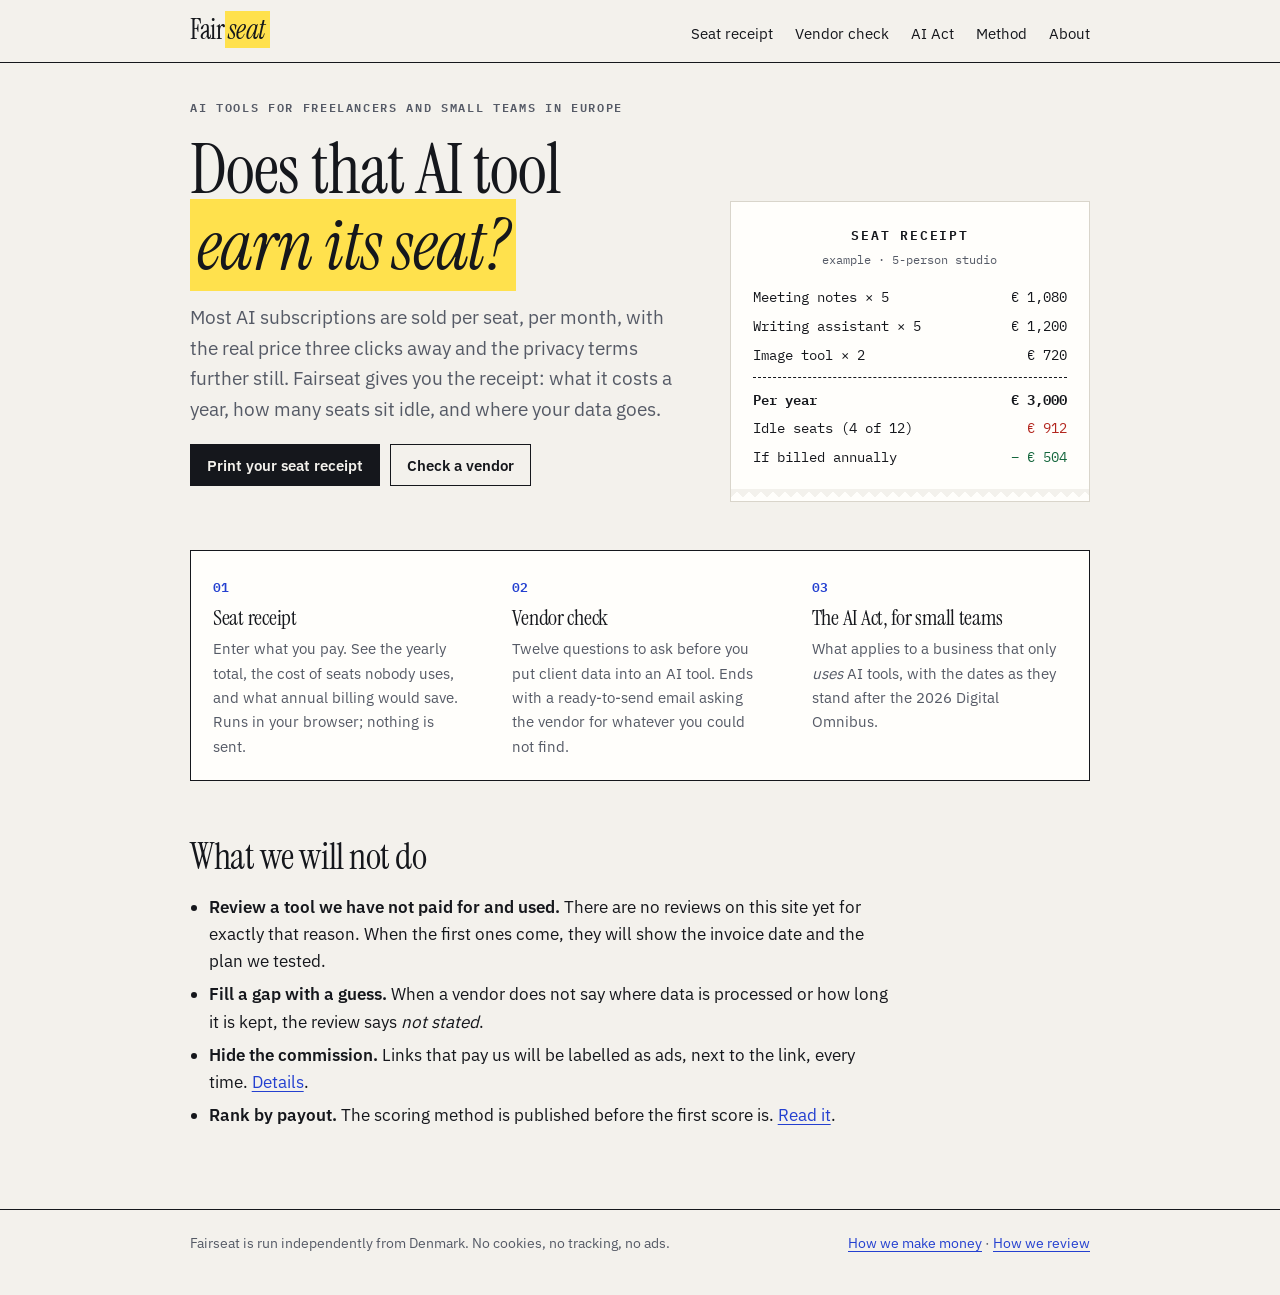
<file: index.html>
<!doctype html>
<html lang="en"><head><meta charset="utf-8"><meta name="viewport" content="width=device-width,initial-scale=1">
<title>Fairseat · Does that AI tool earn its seat?</title><meta name="description" content="The real yearly cost, idle seats and privacy terms of AI tools, for freelancers and small teams in Europe.">
<link rel="canonical" href="https://fairseat.netlify.app/">
<meta property="og:title" content="Fairseat · Does that AI tool earn its seat?"><meta property="og:description" content="The real yearly cost, idle seats and privacy terms of AI tools, for freelancers and small teams in Europe."><meta property="og:type" content="website">
<link rel="icon" href="/favicon.svg" type="image/svg+xml"><link rel="preload" href="/fonts/serif.woff2" as="font" type="font/woff2" crossorigin>
<link rel="stylesheet" href="/style.css"></head><body>
<header><div class="wrap"><nav><a class="logo" href="/">Fair<i>seat</i></a><a href="/calculator.html">Seat receipt</a><a href="/vendor-check.html">Vendor check</a><a href="/ai-act.html">AI Act</a><a href="/method.html">Method</a><a href="/about.html">About</a></nav></div></header>
<main class="wrap">

<section class="hero">
<div>
<p class="eyebrow">AI tools for freelancers and small teams in Europe</p>
<h1>Does that AI tool <em>earn its seat?</em></h1>
<p class="lede">Most AI subscriptions are sold per seat, per month, with the real price three clicks away and the privacy terms further still. Fairseat gives you the receipt: what it costs a year, how many seats sit idle, and where your data goes.</p>
<p class="bar"><a class="btn" href="/calculator.html">Print your seat receipt</a> <a class="btn ghost" href="/vendor-check.html">Check a vendor</a></p>
</div>
<div class="receipt" aria-label="Example receipt">
<h4>Seat receipt</h4><div class="sub">example · 5-person studio</div>
<div class="r"><span>Meeting notes × 5</span><span>€ 1,080</span></div>
<div class="r"><span>Writing assistant × 5</span><span>€ 1,200</span></div>
<div class="r"><span>Image tool × 2</span><span>€ 720</span></div>
<div class="r t"><span>Per year</span><span>€ 3,000</span></div>
<div class="r w"><span>Idle seats (4 of 12)</span><span>€ 912</span></div>
<div class="r s"><span>If billed annually</span><span>− € 504</span></div>
</div>
</section>

<div class="cols">
<a href="/calculator.html"><span class="num">01</span><h3>Seat receipt</h3><p>Enter what you pay. See the yearly total, the cost of seats nobody uses, and what annual billing would save. Runs in your browser; nothing is sent.</p></a>
<a href="/vendor-check.html"><span class="num">02</span><h3>Vendor check</h3><p>Twelve questions to ask before you put client data into an AI tool. Ends with a ready-to-send email asking the vendor for whatever you could not find.</p></a>
<a href="/ai-act.html"><span class="num">03</span><h3>The AI Act, for small teams</h3><p>What applies to a business that only <i>uses</i> AI tools, with the dates as they stand after the 2026 Digital Omnibus.</p></a>
</div>

<h2>What we will not do</h2>
<div class="narrow">
<ul class="plain">
<li><b>Review a tool we have not paid for and used.</b> There are no reviews on this site yet for exactly that reason. When the first ones come, they will show the invoice date and the plan we tested.</li>
<li><b>Fill a gap with a guess.</b> When a vendor does not say where data is processed or how long it is kept, the review says <i>not stated</i>.</li>
<li><b>Hide the commission.</b> Links that pay us will be labelled as ads, next to the link, every time. <a href="/about.html#money">Details</a>.</li>
<li><b>Rank by payout.</b> The scoring method is published before the first score is. <a href="/method.html">Read it</a>.</li>
</ul>
</div>

</main>
<footer><div class="wrap"><span>Fairseat is run independently from Denmark. No cookies, no tracking, no ads.</span>
<span><a href="/about.html#money">How we make money</a> · <a href="/method.html">How we review</a></span></div></footer>
</body></html>
</file>
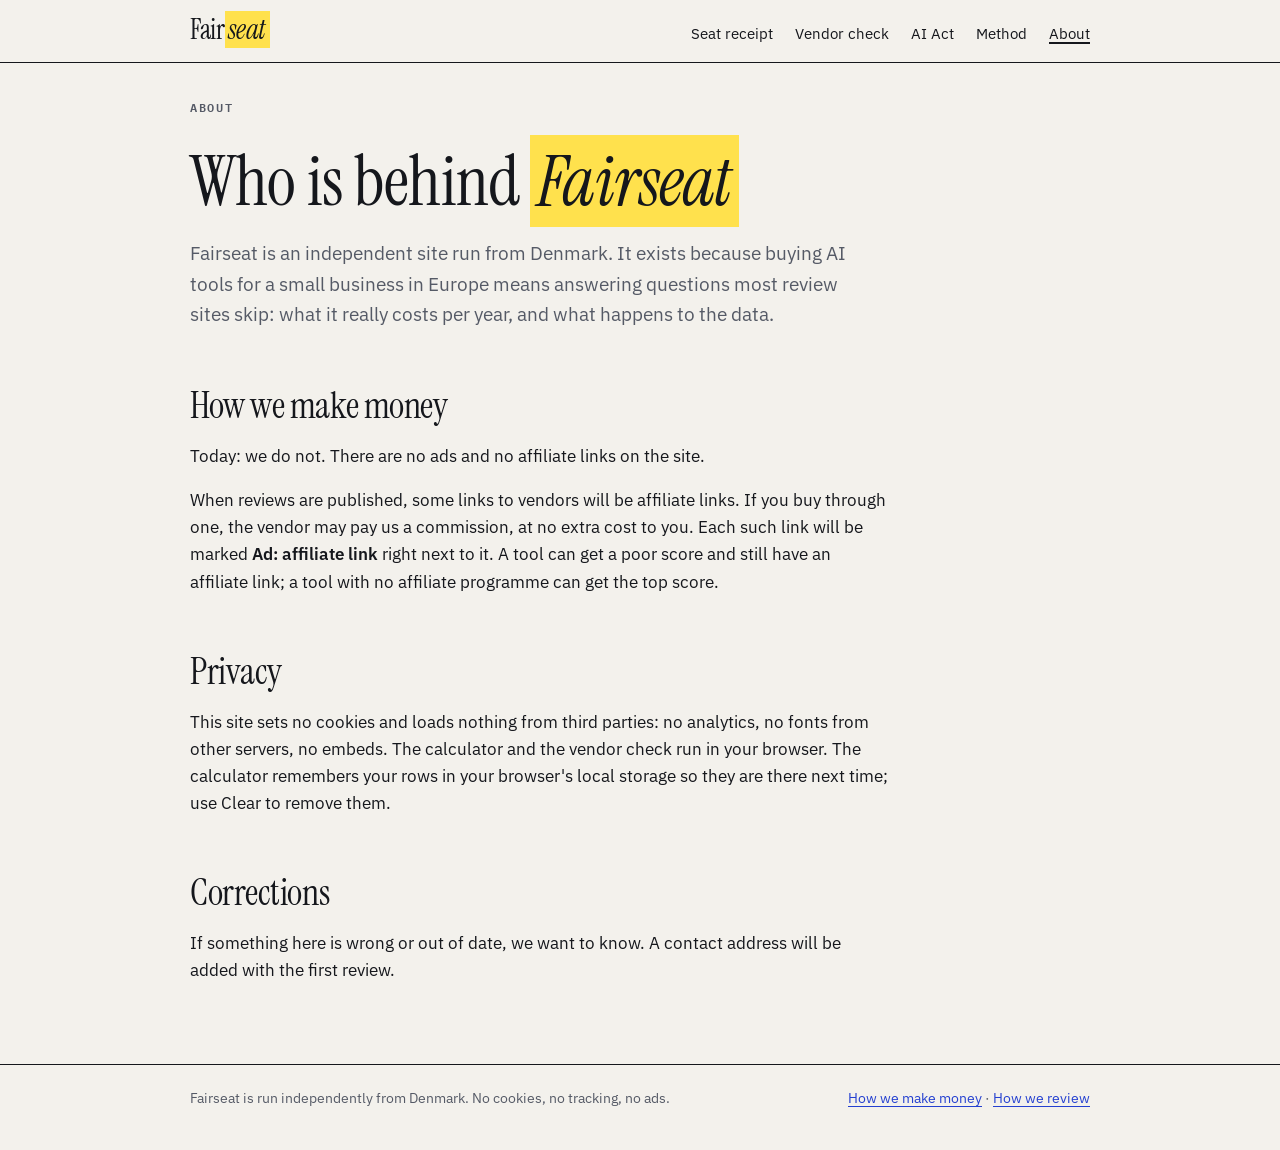
<file: about.html>
<!doctype html>
<html lang="en"><head><meta charset="utf-8"><meta name="viewport" content="width=device-width,initial-scale=1">
<title>About · Fairseat</title><meta name="description" content="Who runs Fairseat, how it makes money, and what it does with your data (nothing).">
<link rel="canonical" href="https://fairseat.netlify.app/about.html">
<meta property="og:title" content="About · Fairseat"><meta property="og:description" content="Who runs Fairseat, how it makes money, and what it does with your data (nothing)."><meta property="og:type" content="website">
<link rel="icon" href="/favicon.svg" type="image/svg+xml"><link rel="preload" href="/fonts/serif.woff2" as="font" type="font/woff2" crossorigin>
<link rel="stylesheet" href="/style.css"></head><body>
<header><div class="wrap"><nav><a class="logo" href="/">Fair<i>seat</i></a><a href="/calculator.html">Seat receipt</a><a href="/vendor-check.html">Vendor check</a><a href="/ai-act.html">AI Act</a><a href="/method.html">Method</a><a href="/about.html" aria-current=page>About</a></nav></div></header>
<main class="wrap">

<p class="eyebrow">About</p>
<h1>Who is behind <em>Fairseat</em></h1>
<div class="narrow">
<p class="lede">Fairseat is an independent site run from Denmark. It exists because buying AI tools for a small business in Europe means answering questions most review sites skip: what it really costs per year, and what happens to the data.</p>
<h2 id="money">How we make money</h2>
<p>Today: we do not. There are no ads and no affiliate links on the site.</p>
<p>When reviews are published, some links to vendors will be affiliate links. If you buy through one, the vendor may pay us a commission, at no extra cost to you. Each such link will be marked <b>Ad: affiliate link</b> right next to it. A tool can get a poor score and still have an affiliate link; a tool with no affiliate programme can get the top score.</p>
<h2>Privacy</h2>
<p>This site sets no cookies and loads nothing from third parties: no analytics, no fonts from other servers, no embeds. The calculator and the vendor check run in your browser. The calculator remembers your rows in your browser's local storage so they are there next time; use Clear to remove them.</p>
<h2>Corrections</h2>
<p>If something here is wrong or out of date, we want to know. A contact address will be added with the first review.</p>
</div>

</main>
<footer><div class="wrap"><span>Fairseat is run independently from Denmark. No cookies, no tracking, no ads.</span>
<span><a href="/about.html#money">How we make money</a> · <a href="/method.html">How we review</a></span></div></footer>
</body></html>
</file>
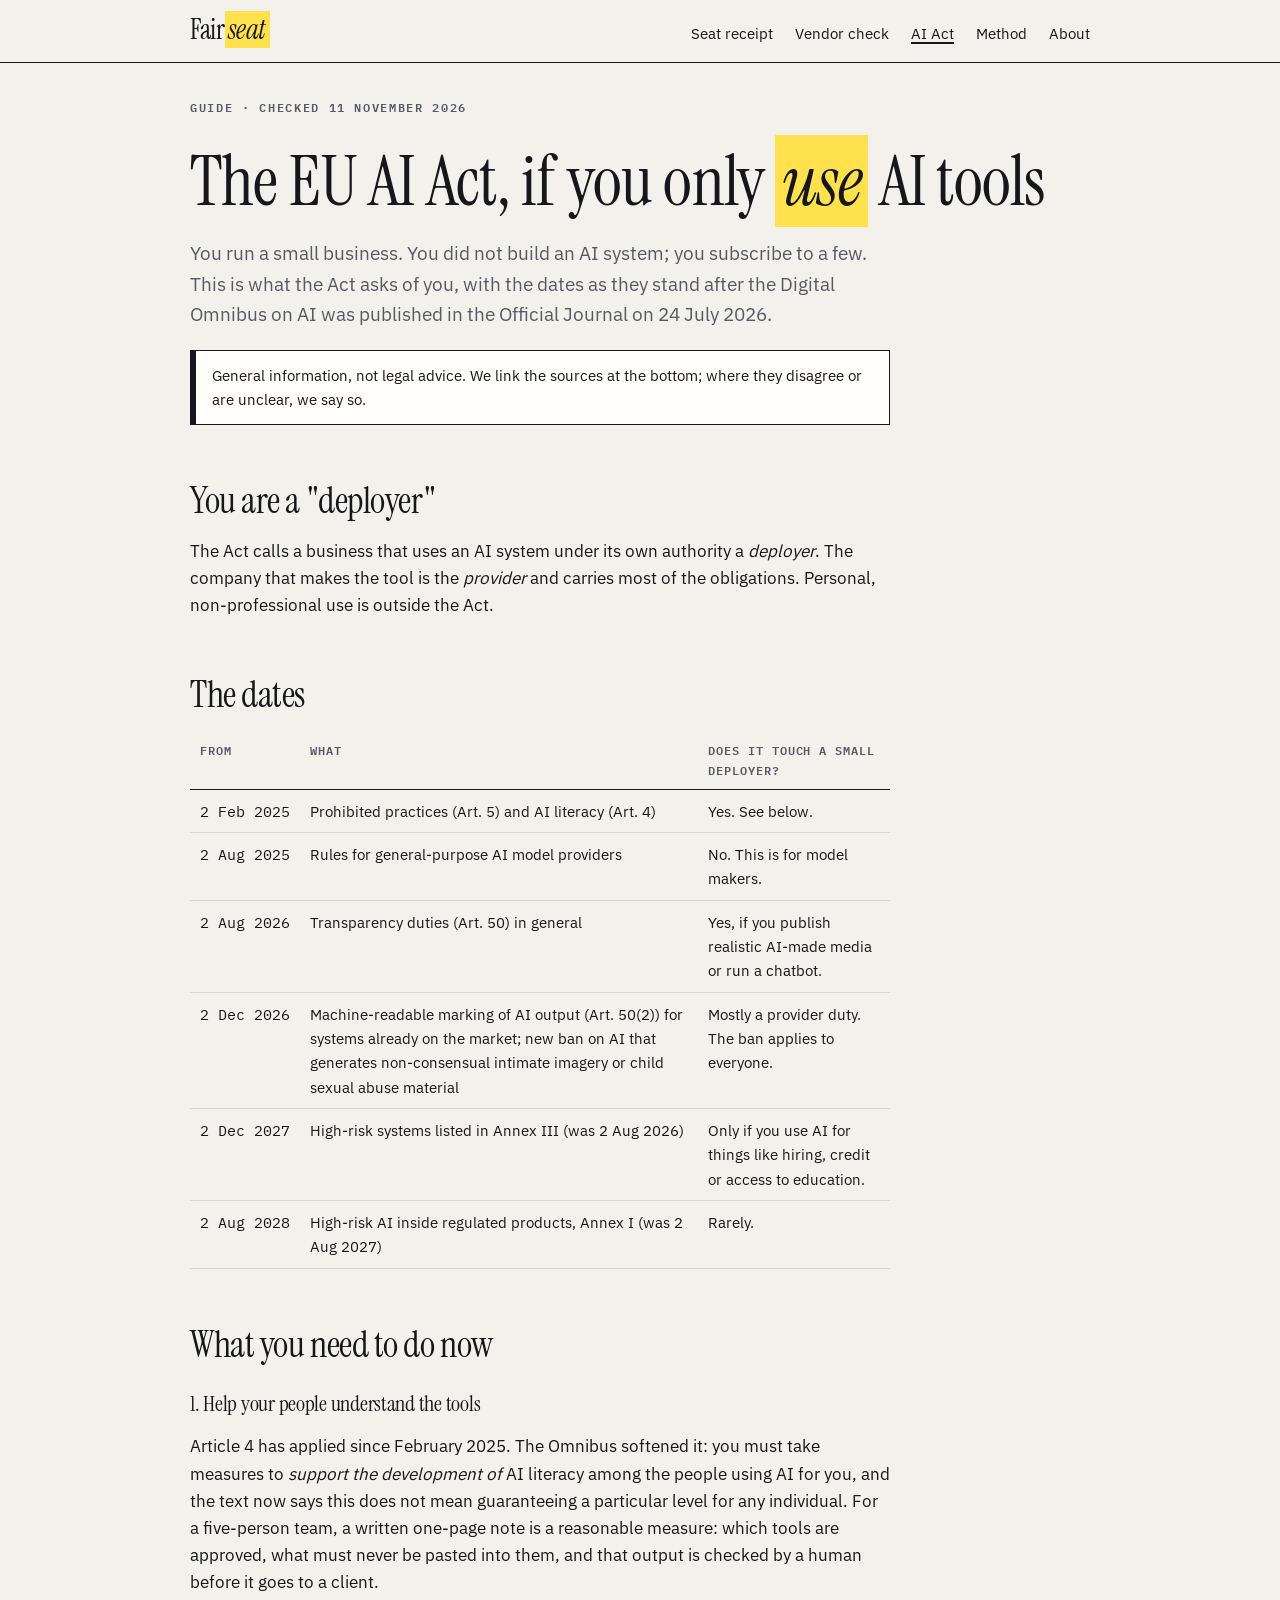
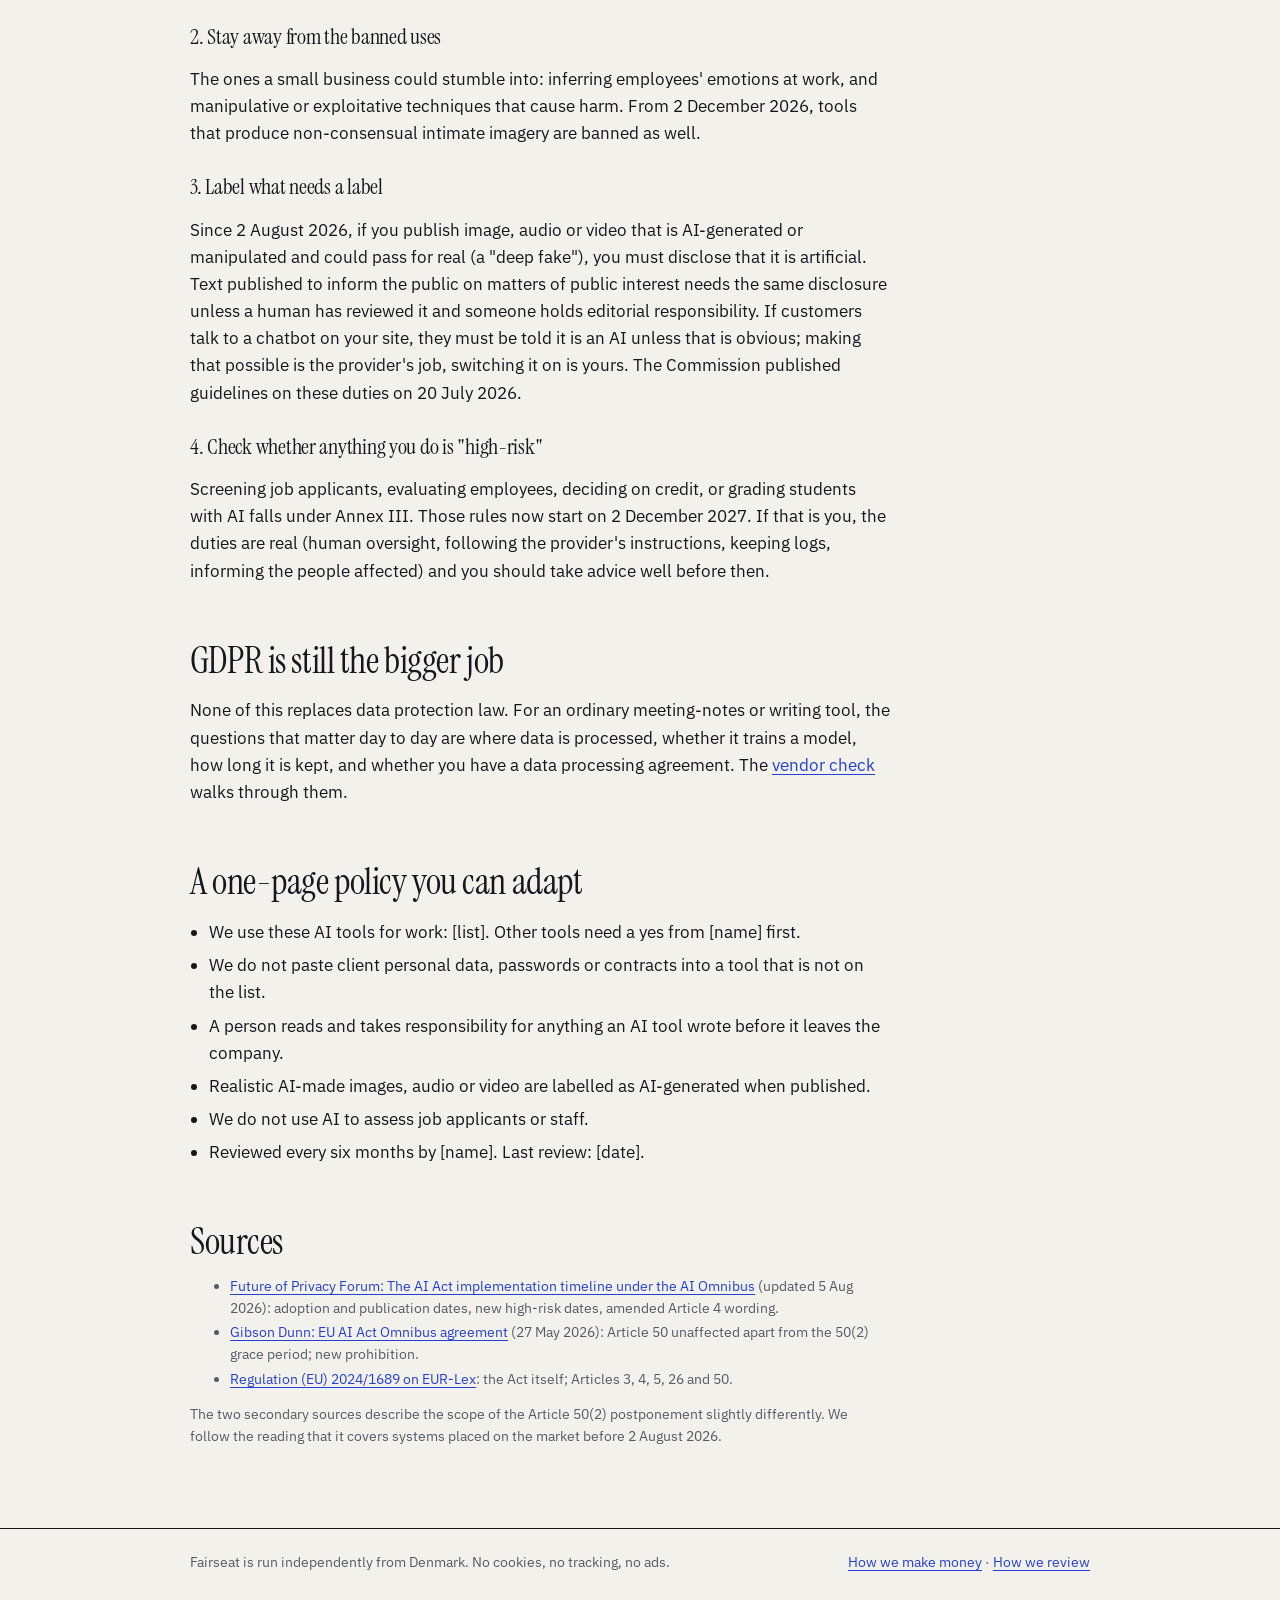
<file: ai-act.html>
<!doctype html>
<html lang="en"><head><meta charset="utf-8"><meta name="viewport" content="width=device-width,initial-scale=1">
<title>The EU AI Act for small teams that use AI tools · Fairseat</title><meta name="description" content="What deployers must do and when, updated for the 2026 Digital Omnibus: AI literacy, labelling, banned uses, high-risk dates.">
<link rel="canonical" href="https://fairseat.netlify.app/ai-act.html">
<meta property="og:title" content="The EU AI Act for small teams that use AI tools · Fairseat"><meta property="og:description" content="What deployers must do and when, updated for the 2026 Digital Omnibus: AI literacy, labelling, banned uses, high-risk dates."><meta property="og:type" content="website">
<link rel="icon" href="/favicon.svg" type="image/svg+xml"><link rel="preload" href="/fonts/serif.woff2" as="font" type="font/woff2" crossorigin>
<link rel="stylesheet" href="/style.css"></head><body>
<header><div class="wrap"><nav><a class="logo" href="/">Fair<i>seat</i></a><a href="/calculator.html">Seat receipt</a><a href="/vendor-check.html">Vendor check</a><a href="/ai-act.html" aria-current=page>AI Act</a><a href="/method.html">Method</a><a href="/about.html">About</a></nav></div></header>
<main class="wrap">

<p class="eyebrow">Guide · checked 11 November 2026</p>
<h1>The EU AI Act, if you only <em>use</em> AI tools</h1>
<div class="narrow">
<p class="lede">You run a small business. You did not build an AI system; you subscribe to a few. This is what the Act asks of you, with the dates as they stand after the Digital Omnibus on AI was published in the Official Journal on 24 July 2026.</p>
<div class="note">General information, not legal advice. We link the sources at the bottom; where they disagree or are unclear, we say so.</div>

<h2>You are a "deployer"</h2>
<p>The Act calls a business that uses an AI system under its own authority a <i>deployer</i>. The company that makes the tool is the <i>provider</i> and carries most of the obligations. Personal, non-professional use is outside the Act.</p>

<h2>The dates</h2>
<table>
<tr><th>From</th><th>What</th><th>Does it touch a small deployer?</th></tr>
<tr><td class="d">2 Feb 2025</td><td>Prohibited practices (Art. 5) and AI literacy (Art. 4)</td><td>Yes. See below.</td></tr>
<tr><td class="d">2 Aug 2025</td><td>Rules for general-purpose AI model providers</td><td>No. This is for model makers.</td></tr>
<tr><td class="d">2 Aug 2026</td><td>Transparency duties (Art. 50) in general</td><td>Yes, if you publish realistic AI-made media or run a chatbot.</td></tr>
<tr><td class="d">2 Dec 2026</td><td>Machine-readable marking of AI output (Art. 50(2)) for systems already on the market; new ban on AI that generates non-consensual intimate imagery or child sexual abuse material</td><td>Mostly a provider duty. The ban applies to everyone.</td></tr>
<tr><td class="d">2 Dec 2027</td><td>High-risk systems listed in Annex III (was 2 Aug 2026)</td><td>Only if you use AI for things like hiring, credit or access to education.</td></tr>
<tr><td class="d">2 Aug 2028</td><td>High-risk AI inside regulated products, Annex I (was 2 Aug 2027)</td><td>Rarely.</td></tr>
</table>

<h2>What you need to do now</h2>
<h3>1. Help your people understand the tools</h3>
<p>Article 4 has applied since February 2025. The Omnibus softened it: you must take measures to <i>support the development of</i> AI literacy among the people using AI for you, and the text now says this does not mean guaranteeing a particular level for any individual. For a five-person team, a written one-page note is a reasonable measure: which tools are approved, what must never be pasted into them, and that output is checked by a human before it goes to a client.</p>
<h3>2. Stay away from the banned uses</h3>
<p>The ones a small business could stumble into: inferring employees' emotions at work, and manipulative or exploitative techniques that cause harm. From 2 December 2026, tools that produce non-consensual intimate imagery are banned as well.</p>
<h3>3. Label what needs a label</h3>
<p>Since 2 August 2026, if you publish image, audio or video that is AI-generated or manipulated and could pass for real (a "deep fake"), you must disclose that it is artificial. Text published to inform the public on matters of public interest needs the same disclosure unless a human has reviewed it and someone holds editorial responsibility. If customers talk to a chatbot on your site, they must be told it is an AI unless that is obvious; making that possible is the provider's job, switching it on is yours. The Commission published guidelines on these duties on 20 July 2026.</p>
<h3>4. Check whether anything you do is "high-risk"</h3>
<p>Screening job applicants, evaluating employees, deciding on credit, or grading students with AI falls under Annex III. Those rules now start on 2 December 2027. If that is you, the duties are real (human oversight, following the provider's instructions, keeping logs, informing the people affected) and you should take advice well before then.</p>

<h2>GDPR is still the bigger job</h2>
<p>None of this replaces data protection law. For an ordinary meeting-notes or writing tool, the questions that matter day to day are where data is processed, whether it trains a model, how long it is kept, and whether you have a data processing agreement. The <a href="/vendor-check.html">vendor check</a> walks through them.</p>

<h2>A one-page policy you can adapt</h2>
<ul class="plain">
<li>We use these AI tools for work: [list]. Other tools need a yes from [name] first.</li>
<li>We do not paste client personal data, passwords or contracts into a tool that is not on the list.</li>
<li>A person reads and takes responsibility for anything an AI tool wrote before it leaves the company.</li>
<li>Realistic AI-made images, audio or video are labelled as AI-generated when published.</li>
<li>We do not use AI to assess job applicants or staff.</li>
<li>Reviewed every six months by [name]. Last review: [date].</li>
</ul>

<h2>Sources</h2>
<ul class="src">
<li><a href="https://fpf.org/blog/the-ai-act-implementation-timeline-what-changes-under-the-ai-omnibus">Future of Privacy Forum: The AI Act implementation timeline under the AI Omnibus</a> (updated 5 Aug 2026): adoption and publication dates, new high-risk dates, amended Article 4 wording.</li>
<li><a href="https://www.gibsondunn.com/eu-ai-act-omnibus-agreement">Gibson Dunn: EU AI Act Omnibus agreement</a> (27 May 2026): Article 50 unaffected apart from the 50(2) grace period; new prohibition.</li>
<li><a href="https://eur-lex.europa.eu/eli/reg/2024/1689/oj">Regulation (EU) 2024/1689 on EUR-Lex</a>: the Act itself; Articles 3, 4, 5, 26 and 50.</li>
</ul>
<p class="src">The two secondary sources describe the scope of the Article 50(2) postponement slightly differently. We follow the reading that it covers systems placed on the market before 2 August 2026.</p>
</div>

</main>
<footer><div class="wrap"><span>Fairseat is run independently from Denmark. No cookies, no tracking, no ads.</span>
<span><a href="/about.html#money">How we make money</a> · <a href="/method.html">How we review</a></span></div></footer>
</body></html>
</file>
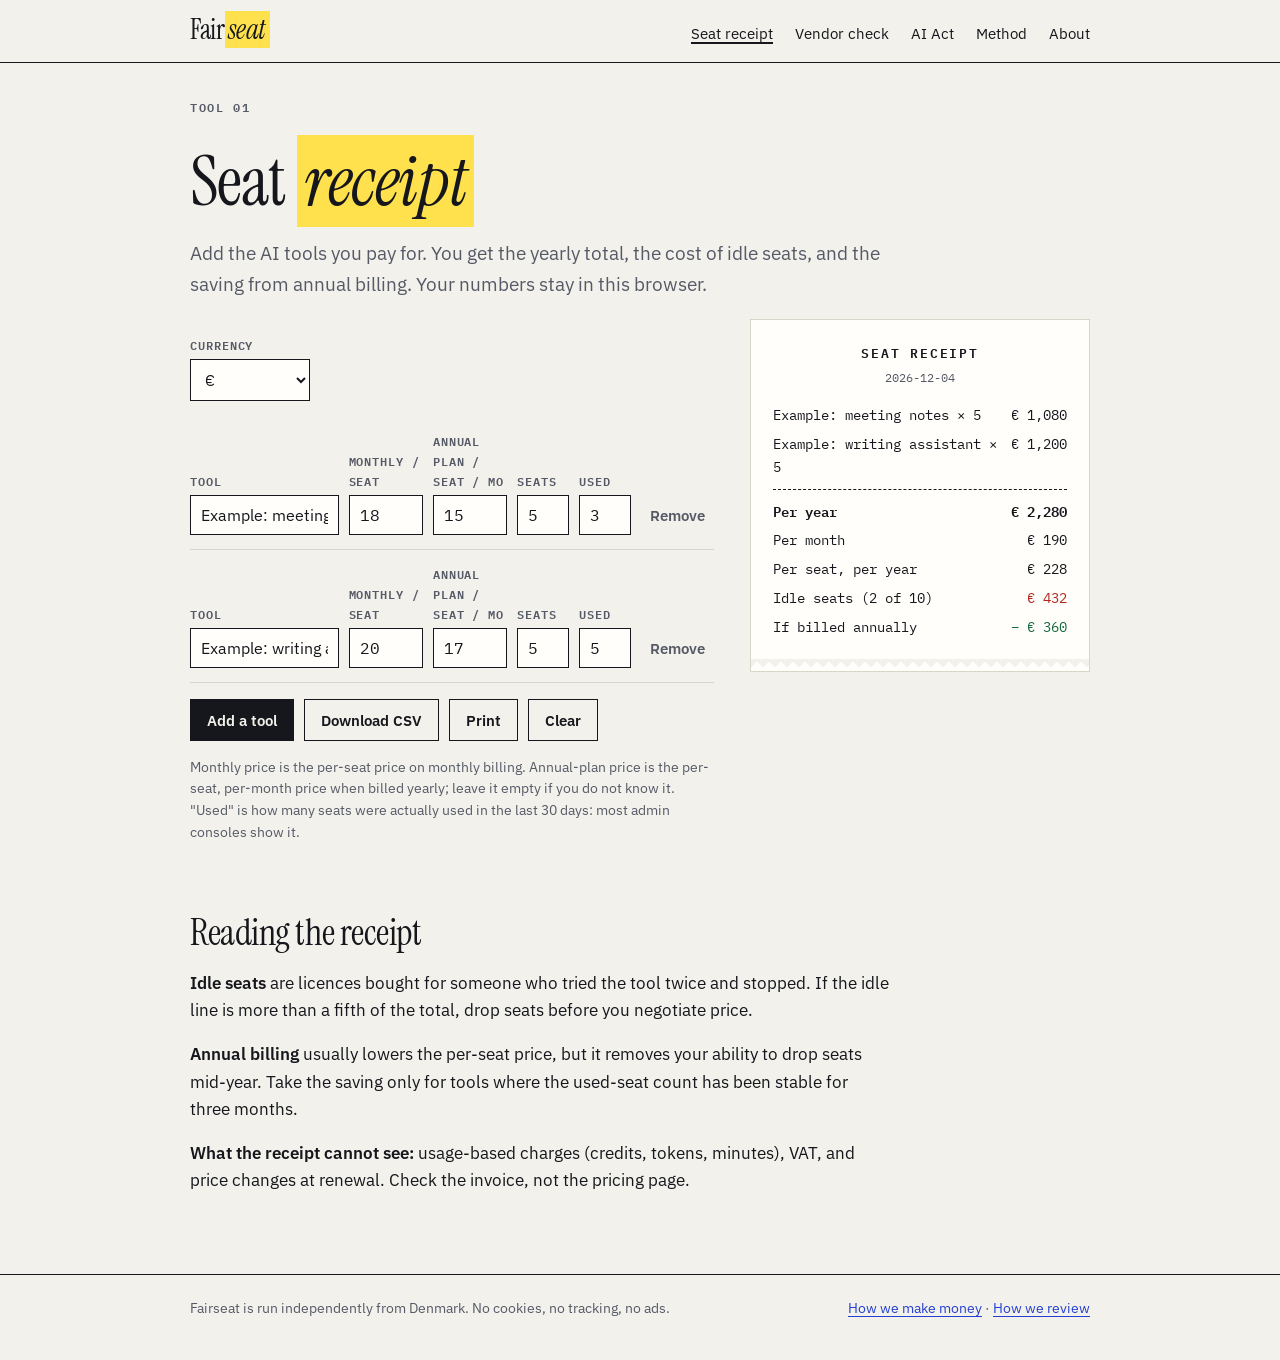
<file: calculator.html>
<!doctype html>
<html lang="en"><head><meta charset="utf-8"><meta name="viewport" content="width=device-width,initial-scale=1">
<title>Seat receipt: AI tool cost calculator · Fairseat</title><meta name="description" content="See what your AI subscriptions cost per year, what idle seats cost, and what annual billing saves. Runs in your browser.">
<link rel="canonical" href="https://fairseat.netlify.app/calculator.html">
<meta property="og:title" content="Seat receipt: AI tool cost calculator · Fairseat"><meta property="og:description" content="See what your AI subscriptions cost per year, what idle seats cost, and what annual billing saves. Runs in your browser."><meta property="og:type" content="website">
<link rel="icon" href="/favicon.svg" type="image/svg+xml"><link rel="preload" href="/fonts/serif.woff2" as="font" type="font/woff2" crossorigin>
<link rel="stylesheet" href="/style.css"></head><body>
<header><div class="wrap"><nav><a class="logo" href="/">Fair<i>seat</i></a><a href="/calculator.html" aria-current=page>Seat receipt</a><a href="/vendor-check.html">Vendor check</a><a href="/ai-act.html">AI Act</a><a href="/method.html">Method</a><a href="/about.html">About</a></nav></div></header>
<main class="wrap">

<p class="eyebrow">Tool 01</p>
<h1>Seat <em>receipt</em></h1>
<p class="lede">Add the AI tools you pay for. You get the yearly total, the cost of idle seats, and the saving from annual billing. Your numbers stay in this browser.</p>
<div class="calc">
<div>
<div class="bar noprint"><div style="width:120px"><label for="cur">Currency</label><select id="cur"><option>€</option><option>kr</option><option>$</option><option>£</option></select></div></div>
<div id="rows"></div>
<div class="bar noprint"><button id="add">Add a tool</button><button class="ghost" id="csv">Download CSV</button><button class="ghost" onclick="print()">Print</button><button class="ghost" id="clear">Clear</button></div>
<p class="src">Monthly price is the per-seat price on monthly billing. Annual-plan price is the per-seat, per-month price when billed yearly; leave it empty if you do not know it. "Used" is how many seats were actually used in the last 30 days: most admin consoles show it.</p>
</div>
<div class="receipt" id="rc" aria-live="polite"></div>
</div>
<h2>Reading the receipt</h2>
<div class="narrow">
<p><b>Idle seats</b> are licences bought for someone who tried the tool twice and stopped. If the idle line is more than a fifth of the total, drop seats before you negotiate price.</p>
<p><b>Annual billing</b> usually lowers the per-seat price, but it removes your ability to drop seats mid-year. Take the saving only for tools where the used-seat count has been stable for three months.</p>
<p><b>What the receipt cannot see:</b> usage-based charges (credits, tokens, minutes), VAT, and price changes at renewal. Check the invoice, not the pricing page.</p>
</div>

</main>
<footer><div class="wrap"><span>Fairseat is run independently from Denmark. No cookies, no tracking, no ads.</span>
<span><a href="/about.html#money">How we make money</a> · <a href="/method.html">How we review</a></span></div></footer>
<script>
const R=document.getElementById('rows'),K='fairseat.rows.v1';let cur='€';
const F=['name','month','annual','seats','used'],L=['Tool','Monthly / seat','Annual plan / seat / mo','Seats','Used'];
function row(d={}){const e=document.createElement('div');e.className='row';
 F.forEach((f,i)=>{const w=document.createElement('div'),id='f'+Math.random().toString(36).slice(2);
  w.innerHTML=`<label for="${id}">${L[i]}</label>`;const inp=document.createElement('input');inp.id=id;inp.dataset.f=f;
  if(i){inp.type='number';inp.min=0;inp.step=i<3?'0.01':'1';inp.inputMode='decimal'}inp.value=d[f]??'';w.appendChild(inp);e.appendChild(w)});
 const x=document.createElement('button');x.className='x noprint';x.textContent='Remove';x.onclick=()=>{e.remove();calc()};e.appendChild(x);R.appendChild(e)}
function data(){return [...R.children].map(e=>{const o={};e.querySelectorAll('input').forEach(i=>o[i.dataset.f]=i.dataset.f=='name'?i.value:(i.value===''?null:+i.value));return o})}
const fm=n=>cur+' '+Math.round(n).toLocaleString('en');
function calc(){const d=data();let y=0,idle=0,save=0,ts=0,ti=0,html='<h4>Seat receipt</h4><div class="sub">'+new Date().toISOString().slice(0,10)+'</div>';
 const rr=(a,b,c='')=>`<div class="r ${c}"><span></span><span></span></div>`;const el=document.getElementById('rc');el.innerHTML=html;
 const add=(a,b,c='')=>{const r=document.createElement('div');r.className='r '+c;const s1=document.createElement('span'),s2=document.createElement('span');s1.textContent=a;s2.textContent=b;r.append(s1,s2);el.appendChild(r)};
 d.forEach(o=>{const s=o.seats||0,m=o.month||0,u=o.used==null?s:Math.min(o.used,s);if(!s||!m)return;const yr=m*s*12;y+=yr;idle+=m*(s-u)*12;ts+=s;ti+=s-u;
  if(o.annual&&o.annual<m)save+=(m-o.annual)*s*12;add((o.name||'Unnamed')+' × '+s,fm(yr))});
 if(!y){add('Add a tool to start','');return}
 add('Per year',fm(y),'t');add('Per month',fm(y/12));add('Per seat, per year',fm(y/ts));
 if(ti)add(`Idle seats (${ti} of ${ts})`,fm(idle),'w');if(save)add('If billed annually','− '+fm(save),'s');
 try{localStorage.setItem(K,JSON.stringify({cur,d}))}catch(e){}}
R.addEventListener('input',calc);document.getElementById('add').onclick=()=>{row();calc()};
document.getElementById('cur').onchange=e=>{cur=e.target.value;calc()};
document.getElementById('clear').onclick=()=>{R.innerHTML='';row();calc()};
document.getElementById('csv').onclick=()=>{const q=s=>'"'+String(s??'').replace(/"/g,'""')+'"';const t=[F.join(',')].concat(data().map(o=>F.map(f=>q(o[f])).join(','))).join('\n');
 const a=document.createElement('a');a.href=URL.createObjectURL(new Blob([t],{type:'text/csv'}));a.download='seat-receipt.csv';a.click()};
let saved=null;try{saved=JSON.parse(localStorage.getItem(K))}catch(e){}
if(saved&&saved.d&&saved.d.length){cur=saved.cur||'€';document.getElementById('cur').value=cur;saved.d.forEach(row)}
else{[{name:'Example: meeting notes',month:18,annual:15,seats:5,used:3},{name:'Example: writing assistant',month:20,annual:17,seats:5,used:5}].forEach(row)}
calc();
</script></body></html>
</file>
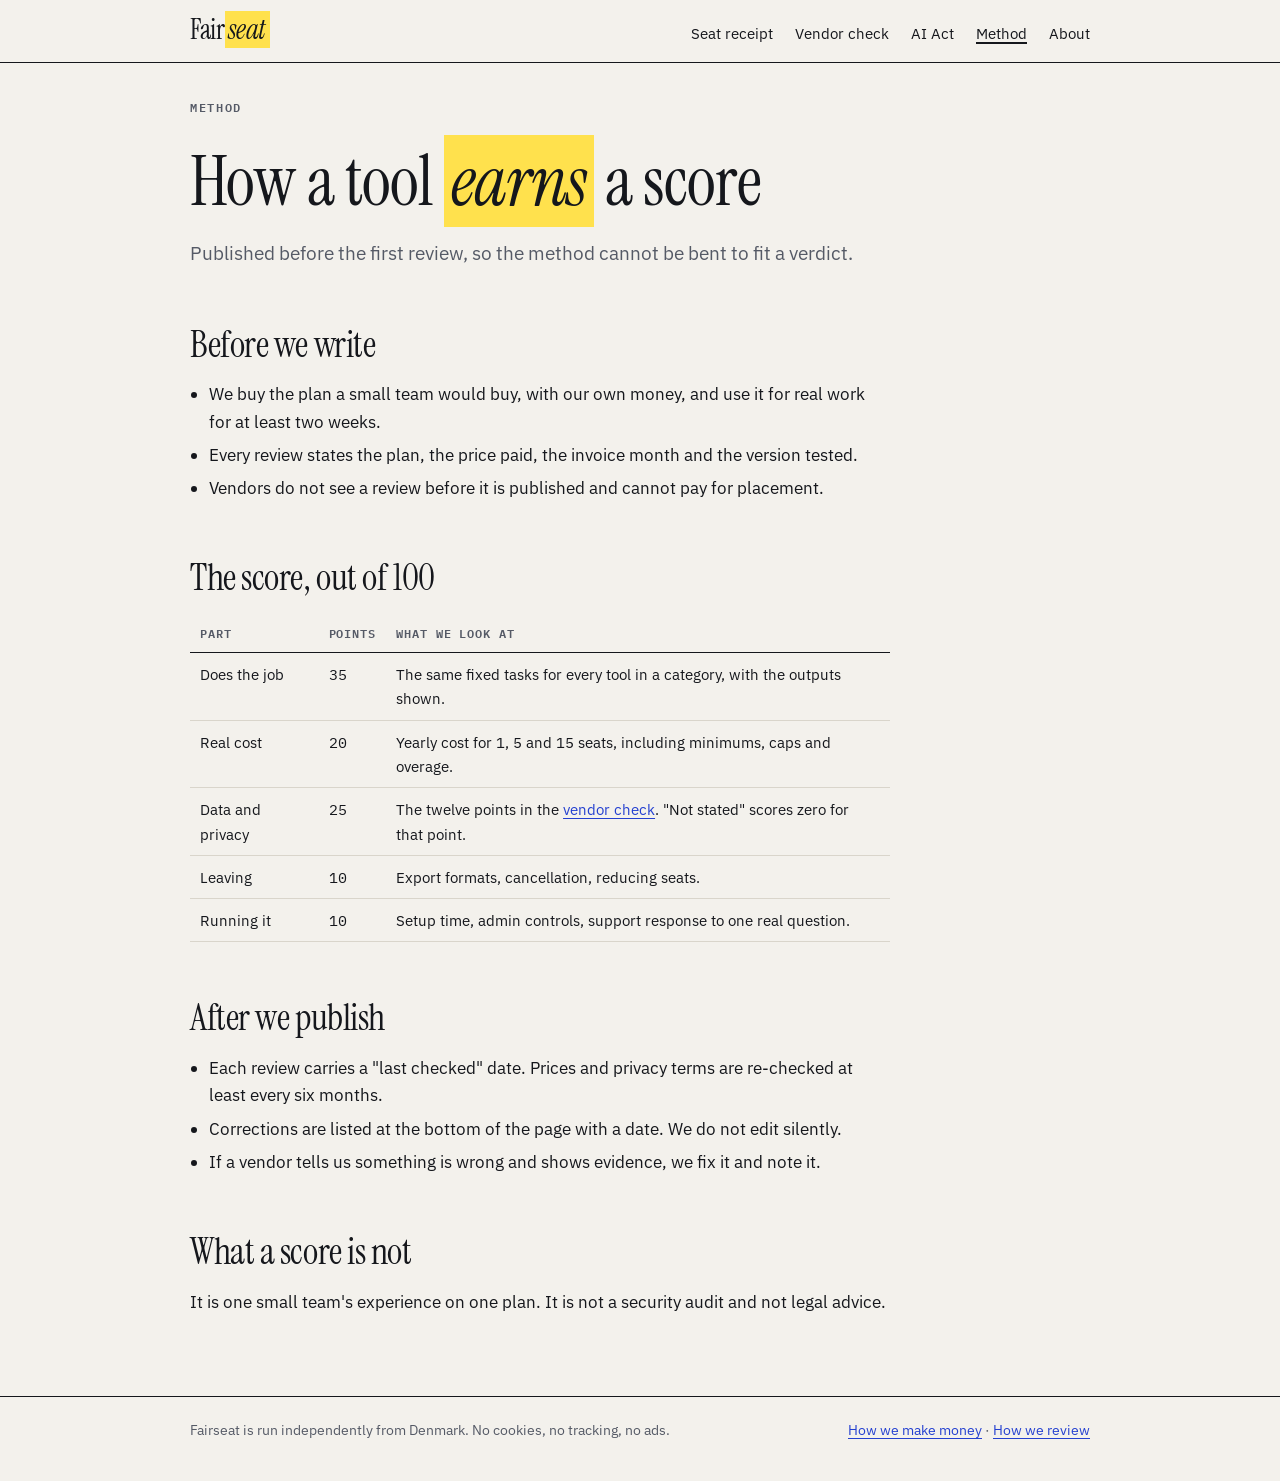
<file: method.html>
<!doctype html>
<html lang="en"><head><meta charset="utf-8"><meta name="viewport" content="width=device-width,initial-scale=1">
<title>How we review · Fairseat</title><meta name="description" content="Fairseat's published scoring method: paid plans, fixed tasks, real yearly cost, twelve privacy points.">
<link rel="canonical" href="https://fairseat.netlify.app/method.html">
<meta property="og:title" content="How we review · Fairseat"><meta property="og:description" content="Fairseat's published scoring method: paid plans, fixed tasks, real yearly cost, twelve privacy points."><meta property="og:type" content="website">
<link rel="icon" href="/favicon.svg" type="image/svg+xml"><link rel="preload" href="/fonts/serif.woff2" as="font" type="font/woff2" crossorigin>
<link rel="stylesheet" href="/style.css"></head><body>
<header><div class="wrap"><nav><a class="logo" href="/">Fair<i>seat</i></a><a href="/calculator.html">Seat receipt</a><a href="/vendor-check.html">Vendor check</a><a href="/ai-act.html">AI Act</a><a href="/method.html" aria-current=page>Method</a><a href="/about.html">About</a></nav></div></header>
<main class="wrap">

<p class="eyebrow">Method</p>
<h1>How a tool <em>earns</em> a score</h1>
<div class="narrow">
<p class="lede">Published before the first review, so the method cannot be bent to fit a verdict.</p>
<h2>Before we write</h2>
<ul class="plain">
<li>We buy the plan a small team would buy, with our own money, and use it for real work for at least two weeks.</li>
<li>Every review states the plan, the price paid, the invoice month and the version tested.</li>
<li>Vendors do not see a review before it is published and cannot pay for placement.</li>
</ul>
<h2>The score, out of 100</h2>
<table>
<tr><th>Part</th><th>Points</th><th>What we look at</th></tr>
<tr><td>Does the job</td><td class="d">35</td><td>The same fixed tasks for every tool in a category, with the outputs shown.</td></tr>
<tr><td>Real cost</td><td class="d">20</td><td>Yearly cost for 1, 5 and 15 seats, including minimums, caps and overage.</td></tr>
<tr><td>Data and privacy</td><td class="d">25</td><td>The twelve points in the <a href="/vendor-check.html">vendor check</a>. "Not stated" scores zero for that point.</td></tr>
<tr><td>Leaving</td><td class="d">10</td><td>Export formats, cancellation, reducing seats.</td></tr>
<tr><td>Running it</td><td class="d">10</td><td>Setup time, admin controls, support response to one real question.</td></tr>
</table>
<h2>After we publish</h2>
<ul class="plain">
<li>Each review carries a "last checked" date. Prices and privacy terms are re-checked at least every six months.</li>
<li>Corrections are listed at the bottom of the page with a date. We do not edit silently.</li>
<li>If a vendor tells us something is wrong and shows evidence, we fix it and note it.</li>
</ul>
<h2>What a score is not</h2>
<p>It is one small team's experience on one plan. It is not a security audit and not legal advice.</p>
</div>

</main>
<footer><div class="wrap"><span>Fairseat is run independently from Denmark. No cookies, no tracking, no ads.</span>
<span><a href="/about.html#money">How we make money</a> · <a href="/method.html">How we review</a></span></div></footer>
</body></html>
</file>
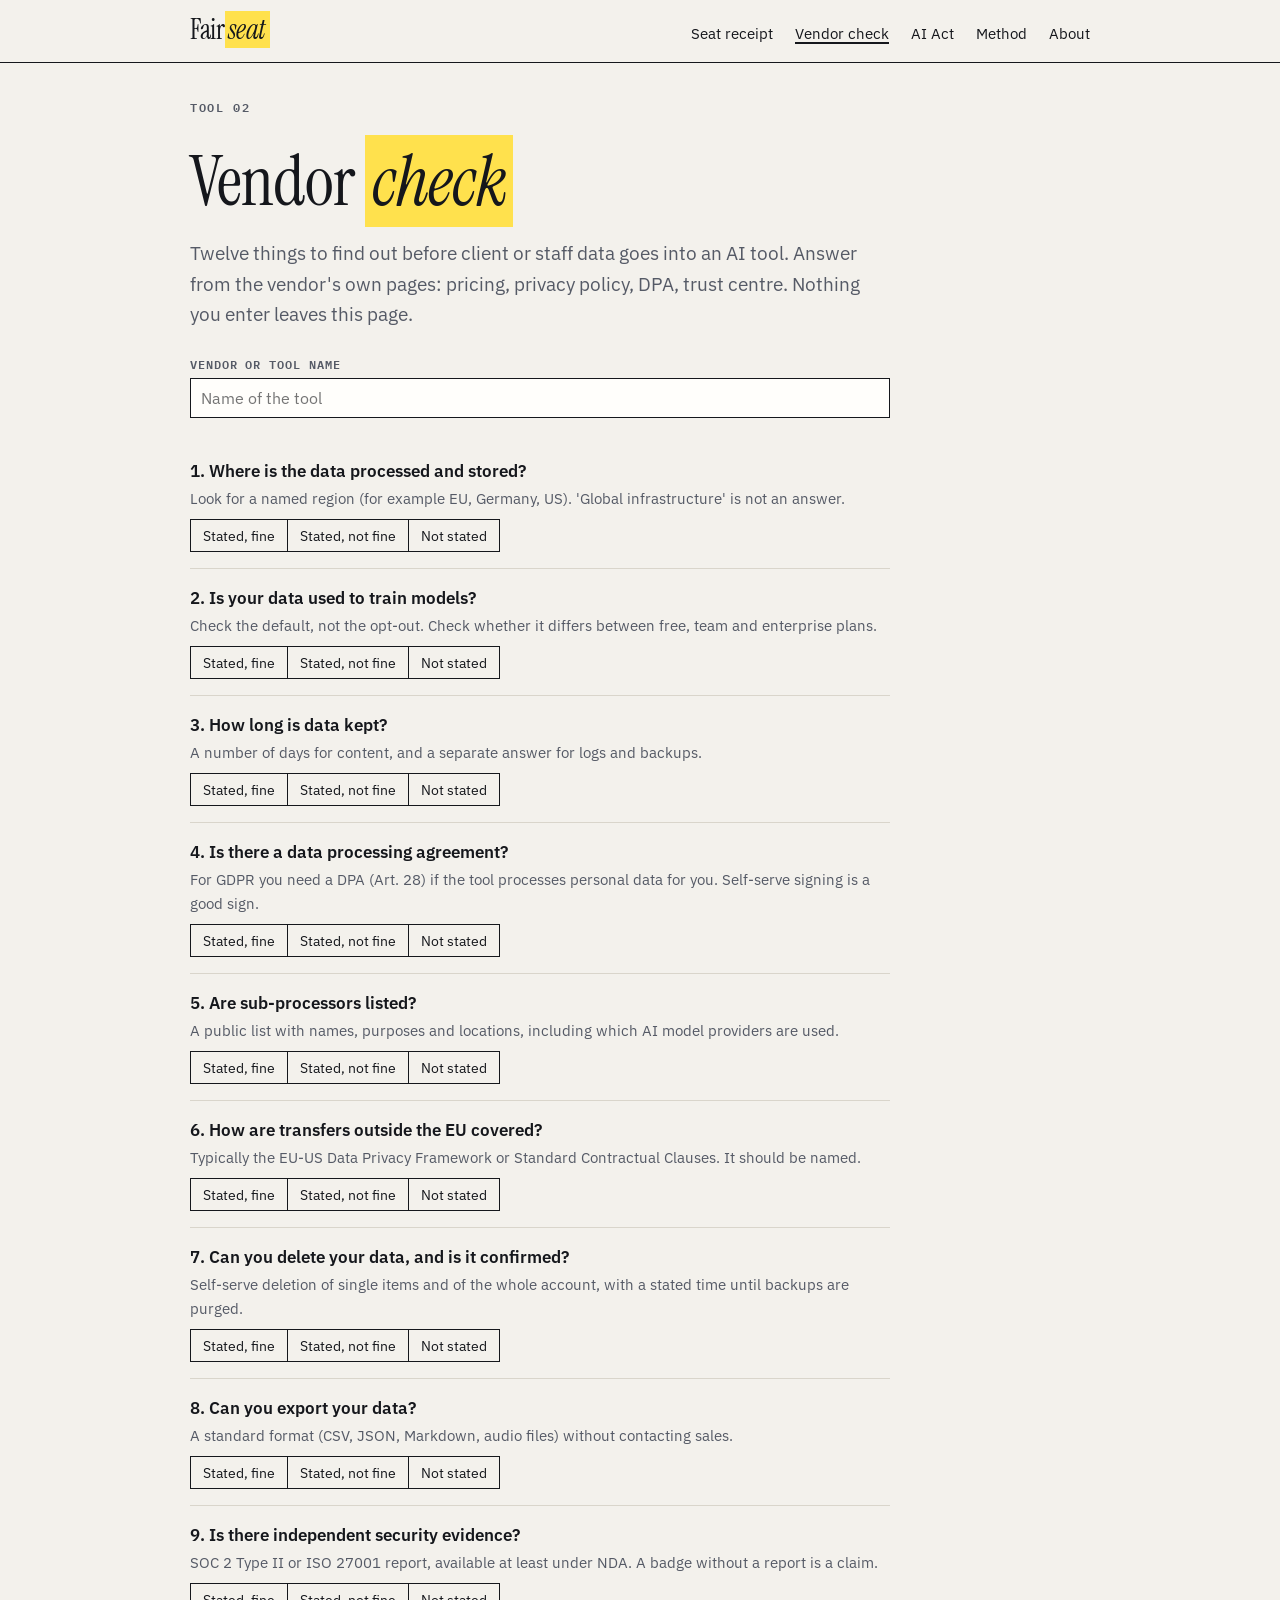
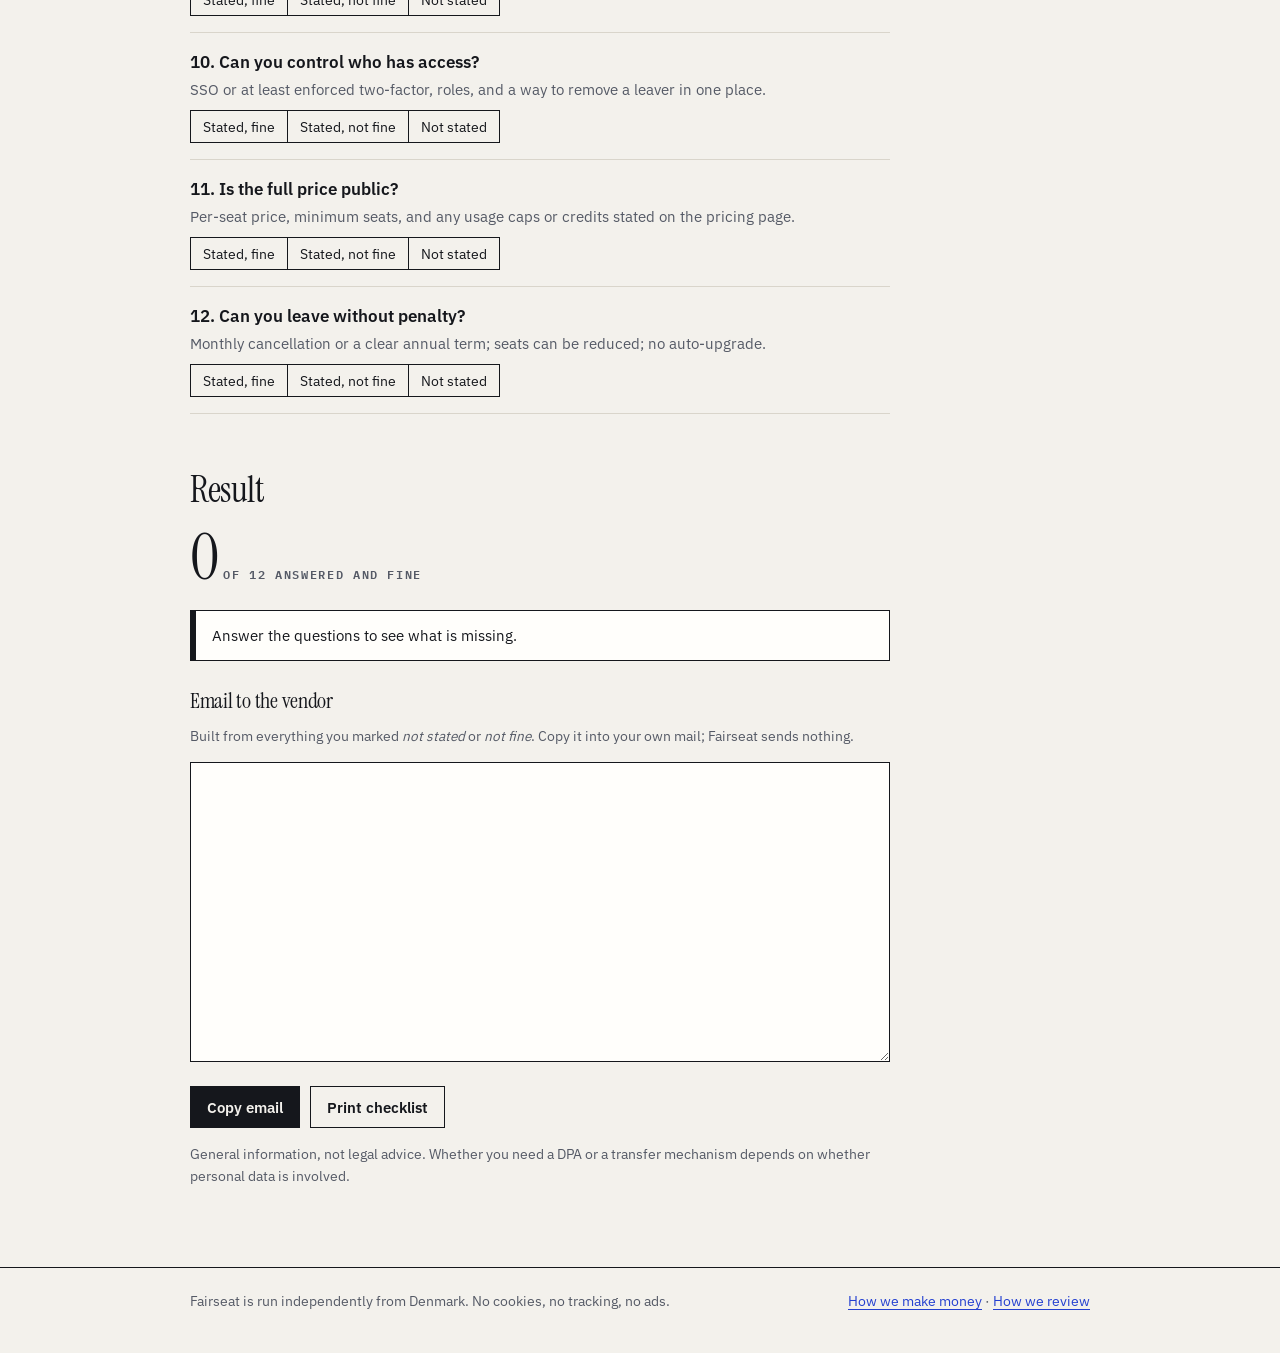
<file: vendor-check.html>
<!doctype html>
<html lang="en"><head><meta charset="utf-8"><meta name="viewport" content="width=device-width,initial-scale=1">
<title>Vendor check: 12 questions before you buy an AI tool · Fairseat</title><meta name="description" content="A GDPR-minded checklist for AI tools, with a ready-to-send email for whatever the vendor has not stated.">
<link rel="canonical" href="https://fairseat.netlify.app/vendor-check.html">
<meta property="og:title" content="Vendor check: 12 questions before you buy an AI tool · Fairseat"><meta property="og:description" content="A GDPR-minded checklist for AI tools, with a ready-to-send email for whatever the vendor has not stated."><meta property="og:type" content="website">
<link rel="icon" href="/favicon.svg" type="image/svg+xml"><link rel="preload" href="/fonts/serif.woff2" as="font" type="font/woff2" crossorigin>
<link rel="stylesheet" href="/style.css"></head><body>
<header><div class="wrap"><nav><a class="logo" href="/">Fair<i>seat</i></a><a href="/calculator.html">Seat receipt</a><a href="/vendor-check.html" aria-current=page>Vendor check</a><a href="/ai-act.html">AI Act</a><a href="/method.html">Method</a><a href="/about.html">About</a></nav></div></header>
<main class="wrap">

<p class="eyebrow">Tool 02</p>
<h1>Vendor <em>check</em></h1>
<p class="lede">Twelve things to find out before client or staff data goes into an AI tool. Answer from the vendor's own pages: pricing, privacy policy, DPA, trust centre. Nothing you enter leaves this page.</p>
<div class="narrow">
<div style="margin:24px 0"><label for="vn">Vendor or tool name</label><input id="vn" placeholder="Name of the tool" autocomplete="off"></div>
<div id="qs"><div class="q" data-k="loc"><b>1. Where is the data processed and stored?</b><p>Look for a named region (for example EU, Germany, US). 'Global infrastructure' is not an answer.</p><span class="seg" role="radiogroup" aria-label="Where is the data processed and stored?"><label><input type="radio" name="loc" value="y"><span>Stated, fine</span></label><label><input type="radio" name="loc" value="p"><span>Stated, not fine</span></label><label><input type="radio" name="loc" value="n"><span>Not stated</span></label></span></div><div class="q" data-k="train"><b>2. Is your data used to train models?</b><p>Check the default, not the opt-out. Check whether it differs between free, team and enterprise plans.</p><span class="seg" role="radiogroup" aria-label="Is your data used to train models?"><label><input type="radio" name="train" value="y"><span>Stated, fine</span></label><label><input type="radio" name="train" value="p"><span>Stated, not fine</span></label><label><input type="radio" name="train" value="n"><span>Not stated</span></label></span></div><div class="q" data-k="keep"><b>3. How long is data kept?</b><p>A number of days for content, and a separate answer for logs and backups.</p><span class="seg" role="radiogroup" aria-label="How long is data kept?"><label><input type="radio" name="keep" value="y"><span>Stated, fine</span></label><label><input type="radio" name="keep" value="p"><span>Stated, not fine</span></label><label><input type="radio" name="keep" value="n"><span>Not stated</span></label></span></div><div class="q" data-k="dpa"><b>4. Is there a data processing agreement?</b><p>For GDPR you need a DPA (Art. 28) if the tool processes personal data for you. Self-serve signing is a good sign.</p><span class="seg" role="radiogroup" aria-label="Is there a data processing agreement?"><label><input type="radio" name="dpa" value="y"><span>Stated, fine</span></label><label><input type="radio" name="dpa" value="p"><span>Stated, not fine</span></label><label><input type="radio" name="dpa" value="n"><span>Not stated</span></label></span></div><div class="q" data-k="sub"><b>5. Are sub-processors listed?</b><p>A public list with names, purposes and locations, including which AI model providers are used.</p><span class="seg" role="radiogroup" aria-label="Are sub-processors listed?"><label><input type="radio" name="sub" value="y"><span>Stated, fine</span></label><label><input type="radio" name="sub" value="p"><span>Stated, not fine</span></label><label><input type="radio" name="sub" value="n"><span>Not stated</span></label></span></div><div class="q" data-k="xfer"><b>6. How are transfers outside the EU covered?</b><p>Typically the EU-US Data Privacy Framework or Standard Contractual Clauses. It should be named.</p><span class="seg" role="radiogroup" aria-label="How are transfers outside the EU covered?"><label><input type="radio" name="xfer" value="y"><span>Stated, fine</span></label><label><input type="radio" name="xfer" value="p"><span>Stated, not fine</span></label><label><input type="radio" name="xfer" value="n"><span>Not stated</span></label></span></div><div class="q" data-k="del"><b>7. Can you delete your data, and is it confirmed?</b><p>Self-serve deletion of single items and of the whole account, with a stated time until backups are purged.</p><span class="seg" role="radiogroup" aria-label="Can you delete your data, and is it confirmed?"><label><input type="radio" name="del" value="y"><span>Stated, fine</span></label><label><input type="radio" name="del" value="p"><span>Stated, not fine</span></label><label><input type="radio" name="del" value="n"><span>Not stated</span></label></span></div><div class="q" data-k="exp"><b>8. Can you export your data?</b><p>A standard format (CSV, JSON, Markdown, audio files) without contacting sales.</p><span class="seg" role="radiogroup" aria-label="Can you export your data?"><label><input type="radio" name="exp" value="y"><span>Stated, fine</span></label><label><input type="radio" name="exp" value="p"><span>Stated, not fine</span></label><label><input type="radio" name="exp" value="n"><span>Not stated</span></label></span></div><div class="q" data-k="sec"><b>9. Is there independent security evidence?</b><p>SOC 2 Type II or ISO 27001 report, available at least under NDA. A badge without a report is a claim.</p><span class="seg" role="radiogroup" aria-label="Is there independent security evidence?"><label><input type="radio" name="sec" value="y"><span>Stated, fine</span></label><label><input type="radio" name="sec" value="p"><span>Stated, not fine</span></label><label><input type="radio" name="sec" value="n"><span>Not stated</span></label></span></div><div class="q" data-k="acc"><b>10. Can you control who has access?</b><p>SSO or at least enforced two-factor, roles, and a way to remove a leaver in one place.</p><span class="seg" role="radiogroup" aria-label="Can you control who has access?"><label><input type="radio" name="acc" value="y"><span>Stated, fine</span></label><label><input type="radio" name="acc" value="p"><span>Stated, not fine</span></label><label><input type="radio" name="acc" value="n"><span>Not stated</span></label></span></div><div class="q" data-k="price"><b>11. Is the full price public?</b><p>Per-seat price, minimum seats, and any usage caps or credits stated on the pricing page.</p><span class="seg" role="radiogroup" aria-label="Is the full price public?"><label><input type="radio" name="price" value="y"><span>Stated, fine</span></label><label><input type="radio" name="price" value="p"><span>Stated, not fine</span></label><label><input type="radio" name="price" value="n"><span>Not stated</span></label></span></div><div class="q" data-k="out"><b>12. Can you leave without penalty?</b><p>Monthly cancellation or a clear annual term; seats can be reduced; no auto-upgrade.</p><span class="seg" role="radiogroup" aria-label="Can you leave without penalty?"><label><input type="radio" name="out" value="y"><span>Stated, fine</span></label><label><input type="radio" name="out" value="p"><span>Stated, not fine</span></label><label><input type="radio" name="out" value="n"><span>Not stated</span></label></span></div></div>
<h2>Result</h2>
<p><span class="score" id="sc">0</span> <span class="eyebrow">of 12 answered and fine</span></p>
<p id="verdict" class="note">Answer the questions to see what is missing.</p>
<h3>Email to the vendor</h3>
<p class="src">Built from everything you marked <i>not stated</i> or <i>not fine</i>. Copy it into your own mail; Fairseat sends nothing.</p>
<textarea id="mail" rows="14" readonly></textarea>
<div class="bar"><button id="copy">Copy email</button><button class="ghost" onclick="print()">Print checklist</button></div>
<p class="src">General information, not legal advice. Whether you need a DPA or a transfer mechanism depends on whether personal data is involved.</p>
</div>

</main>
<footer><div class="wrap"><span>Fairseat is run independently from Denmark. No cookies, no tracking, no ads.</span>
<span><a href="/about.html#money">How we make money</a> · <a href="/method.html">How we review</a></span></div></footer>
<script>const Q={"loc": "In which countries or regions is customer data processed and stored, and can we choose an EU region on our plan?", "train": "Is customer content (inputs, outputs, uploads) used to train or improve any model, by you or by a sub-processor, on our plan by default?", "keep": "What are the retention periods for customer content, logs and backups, and can we configure them?", "dpa": "Do you offer a data processing agreement under GDPR Art. 28 on our plan, and how do we sign it?", "sub": "Please share your current list of sub-processors, including model providers, with their purpose and location.", "xfer": "Which transfer mechanism covers any processing outside the EEA (Data Privacy Framework certification, SCCs, other)?", "del": "How do we delete individual items and the whole workspace, and how long until deletion reaches backups?", "exp": "In which formats can we export all our data, and is export available on our plan?", "sec": "Can you share a current SOC 2 Type II or ISO 27001 certificate/report?", "acc": "Does our plan include SSO or enforced 2FA, role-based access and central user removal?", "price": "What are the minimum seat count, usage limits and overage charges on our plan?", "out": "What are the cancellation terms, and can we reduce seats during the term?"};
const st={};function upd(){let ok=0,miss=[],bad=[];for(const k in Q){if(st[k]=='y')ok++;else if(st[k]=='n')miss.push(k);else if(st[k]=='p')bad.push(k)}
 const n=Object.keys(st).length;document.getElementById('sc').textContent=ok;const v=document.getElementById('verdict');
 v.textContent=n<12?`${12-n} question${12-n==1?'':'s'} left.`:miss.length+bad.length==0?'Everything is stated and acceptable. Keep the pages you checked as evidence, with today\'s date.':
  (st.train!='y'||st.dpa!='y'||st.loc!='y')?'Do not put personal or client data in yet: location, training use or the DPA is unresolved. Send the email below first.':
  'The essentials are covered. Ask for the remaining points before you commit to an annual plan.';
 const name=document.getElementById('vn').value.trim()||'[tool]';const ask=miss.concat(bad);
 document.getElementById('mail').value=ask.length?`Subject: Questions before we adopt ${name}\n\nHello,\n\nWe are a small team evaluating ${name}. Before we can use it with client data, we need written answers to the following:\n\n`+ask.map((k,i)=>`${i+1}. ${Q[k]}`).join('\n')+`\n\nA link to the relevant documentation is enough where it exists.\n\nThank you,\n[your name]`:'';}
document.getElementById('qs').addEventListener('change',e=>{st[e.target.name]=e.target.value;upd()});document.getElementById('vn').addEventListener('input',upd);
document.getElementById('copy').onclick=async e=>{try{await navigator.clipboard.writeText(document.getElementById('mail').value);e.target.textContent='Copied'}catch(x){document.getElementById('mail').select()}};
</script></body></html>
</file>
<file: style.css>
@font-face{font-family:"Instrument Serif";src:url(/fonts/serif.woff2) format("woff2");font-display:swap}
@font-face{font-family:"Instrument Serif";font-style:italic;src:url(/fonts/serif-i.woff2) format("woff2");font-display:swap}
@font-face{font-family:"Plex";src:url(/fonts/sans.woff2) format("woff2");font-display:swap}
@font-face{font-family:"Plex";font-weight:600;src:url(/fonts/sans-b.woff2) format("woff2");font-display:swap}
@font-face{font-family:"Plex Mono";src:url(/fonts/mono.woff2) format("woff2");font-display:swap}
@font-face{font-family:"Plex Mono";font-weight:600;src:url(/fonts/mono-b.woff2) format("woff2");font-display:swap}
:root{--paper:#f3f1ec;--sheet:#fffefb;--ink:#15171c;--soft:#555a66;--line:#d9d5cb;--blue:#2440d0;--mark:#ffe14d;--bad:#b3261e;--ok:#14663c;
--serif:"Instrument Serif",Georgia,serif;--sans:"Plex",system-ui,sans-serif;--mono:"Plex Mono",ui-monospace,Menlo,monospace}
@media (prefers-color-scheme:dark){:root{--paper:#111318;--sheet:#1a1d24;--ink:#eceae4;--soft:#a2a7b3;--line:#30343e;--blue:#8fa2ff;--mark:#6b5a00;--bad:#ff8a80;--ok:#7bd3a2}}
*{box-sizing:border-box}html{-webkit-text-size-adjust:100%}
body{margin:0;background:var(--paper);color:var(--ink);font:17px/1.6 var(--sans)}
.wrap{max-width:940px;margin:0 auto;padding:0 20px}.narrow{max-width:700px}
a{color:var(--blue);text-underline-offset:3px}
header{border-bottom:1px solid var(--ink)}
nav{display:flex;gap:6px 22px;align-items:baseline;padding:16px 0;flex-wrap:wrap}
nav a{color:var(--ink);text-decoration:none;font-size:.93rem}nav a:hover,nav a[aria-current]{text-decoration:underline;text-decoration-thickness:2px}
.logo{font:400 1.75rem/1 var(--serif);margin-right:auto;letter-spacing:-.01em}.logo i{background:var(--mark);padding:0 .12em;font-style:italic}
h1,h2,h3{font-family:var(--serif);font-weight:400;line-height:1.08;letter-spacing:-.012em;text-wrap:balance}
h1{font-size:clamp(2.5rem,7vw,4.4rem);margin:56px 0 18px}h2{font-size:clamp(1.7rem,4vw,2.3rem);margin:56px 0 12px}h3{font-size:1.4rem;margin:28px 0 6px}
h1 em,h2 em{background:var(--mark);font-style:italic;padding:0 .1em}
.lede{font-size:1.2rem;max-width:36em;color:var(--soft)}
.eyebrow{margin:34px 0 -30px;font:600 .74rem var(--mono);letter-spacing:.14em;text-transform:uppercase;color:var(--soft)}
.cols{display:grid;grid-template-columns:repeat(auto-fit,minmax(250px,1fr));gap:0;border:1px solid var(--ink);margin:28px 0}
.cols>*{padding:22px;border-right:1px solid var(--ink);border-bottom:1px solid var(--ink);margin:0 -1px -1px 0;background:var(--sheet);text-decoration:none;color:inherit;display:block}
.cols a:hover h3{text-decoration:underline}.cols h3{margin-top:6px}.cols p{margin:6px 0 0;color:var(--soft);font-size:.95rem}
.num{font:600 .8rem var(--mono);color:var(--blue)}
.receipt{background:var(--sheet);font-family:var(--mono);font-size:.9rem;padding:22px 22px 30px;border:1px solid var(--line);position:relative;max-width:420px;
 --z:linear-gradient(135deg,var(--paper) 6px,transparent 0) 0 100%/12px 12px repeat-x,linear-gradient(225deg,var(--paper) 6px,transparent 0) 0 100%/12px 12px repeat-x}
.receipt{background:var(--z),var(--sheet)}
.receipt h4{font:600 .8rem var(--mono);letter-spacing:.14em;text-transform:uppercase;text-align:center;margin:0 0 4px}
.receipt h4+.sub{margin-top:0}.score+.eyebrow,.hero .eyebrow{margin:0}.hero{padding-top:34px}.hero h1{margin-top:14px}.receipt .sub{text-align:center;color:var(--soft);font-size:.78rem;margin-bottom:12px}
.receipt .r{display:flex;justify-content:space-between;gap:14px;padding:3px 0}.receipt .r span:last-child{white-space:nowrap;font-variant-numeric:tabular-nums}
.receipt .r.t{border-top:1px dashed var(--ink);margin-top:8px;padding-top:9px;font-weight:600}.receipt .r.w span:last-child{color:var(--bad)}.receipt .r.s span:last-child{color:var(--ok)}
.hero{display:grid;grid-template-columns:1.25fr .9fr;gap:40px;align-items:end;padding-bottom:20px}@media(max-width:760px){.hero{grid-template-columns:1fr}}
.note{border:1px solid var(--ink);border-left-width:6px;padding:12px 16px;background:var(--sheet);font-size:.95rem;margin:20px 0}
label{display:block;font:600 .72rem var(--mono);letter-spacing:.08em;text-transform:uppercase;color:var(--soft);margin-bottom:4px}
input,select,textarea{width:100%;padding:9px 10px;border:1px solid var(--ink);border-radius:0;background:var(--sheet);color:var(--ink);font:1rem var(--sans)}
input[type=number]{font-family:var(--mono)}input:focus,select:focus,textarea:focus,button:focus-visible,a:focus-visible{outline:3px solid var(--blue);outline-offset:2px}
button,.btn{font:600 .95rem var(--sans);padding:10px 16px;border:1px solid var(--ink);background:var(--ink);color:var(--paper);cursor:pointer;border-radius:0;text-decoration:none;display:inline-block}
button.ghost,.btn.ghost{background:transparent;color:var(--ink)}button.x{background:transparent;color:var(--soft);border-color:transparent;padding:9px 8px}
.row{display:grid;grid-template-columns:2fr 1fr 1fr .7fr .7fr auto;gap:10px;align-items:end;padding:14px 0;border-bottom:1px solid var(--line)}
@media(max-width:760px){.row{grid-template-columns:1fr 1fr}.row>:first-child{grid-column:1/-1}}
.calc{display:grid;grid-template-columns:1fr 340px;gap:36px;align-items:start}@media(max-width:900px){.calc{grid-template-columns:1fr}}
.bar{display:flex;gap:10px;flex-wrap:wrap;margin:16px 0}
table{border-collapse:collapse;width:100%;font-size:.95rem;margin:16px 0}th,td{text-align:left;padding:9px 10px;border-bottom:1px solid var(--line);vertical-align:top}th{font:600 .72rem var(--mono);letter-spacing:.08em;text-transform:uppercase;color:var(--soft);border-bottom-color:var(--ink)}
td.d{font-family:var(--mono);white-space:nowrap}
.q{border-bottom:1px solid var(--line);padding:16px 0}.q p{margin:2px 0 8px;color:var(--soft);font-size:.93rem}.q b{font-weight:600}
.seg{display:inline-flex;border:1px solid var(--ink)}.seg label{margin:0;text-transform:none;letter-spacing:0;font:400 .9rem var(--sans);color:var(--ink);padding:6px 12px;cursor:pointer;border-right:1px solid var(--ink)}.seg label:last-child{border:0}
.seg input{position:absolute;opacity:0;width:0}.seg input:checked+span{background:var(--mark);box-shadow:0 0 0 6px var(--mark)}.seg input:focus-visible+span{outline:2px solid var(--blue);outline-offset:7px}
.score{font:400 4rem/1 var(--serif)}
ul.plain{padding-left:1.1em}ul.plain li{margin:6px 0}
.src{font-size:.85rem;color:var(--soft)}.src li{margin:3px 0}
footer{margin:80px 0 0;border-top:1px solid var(--ink);padding:22px 0 40px;color:var(--soft);font-size:.88rem}footer .wrap{display:flex;gap:10px 28px;flex-wrap:wrap;justify-content:space-between}
@media print{header,footer,.noprint{display:none}body{background:#fff}}
</file>
